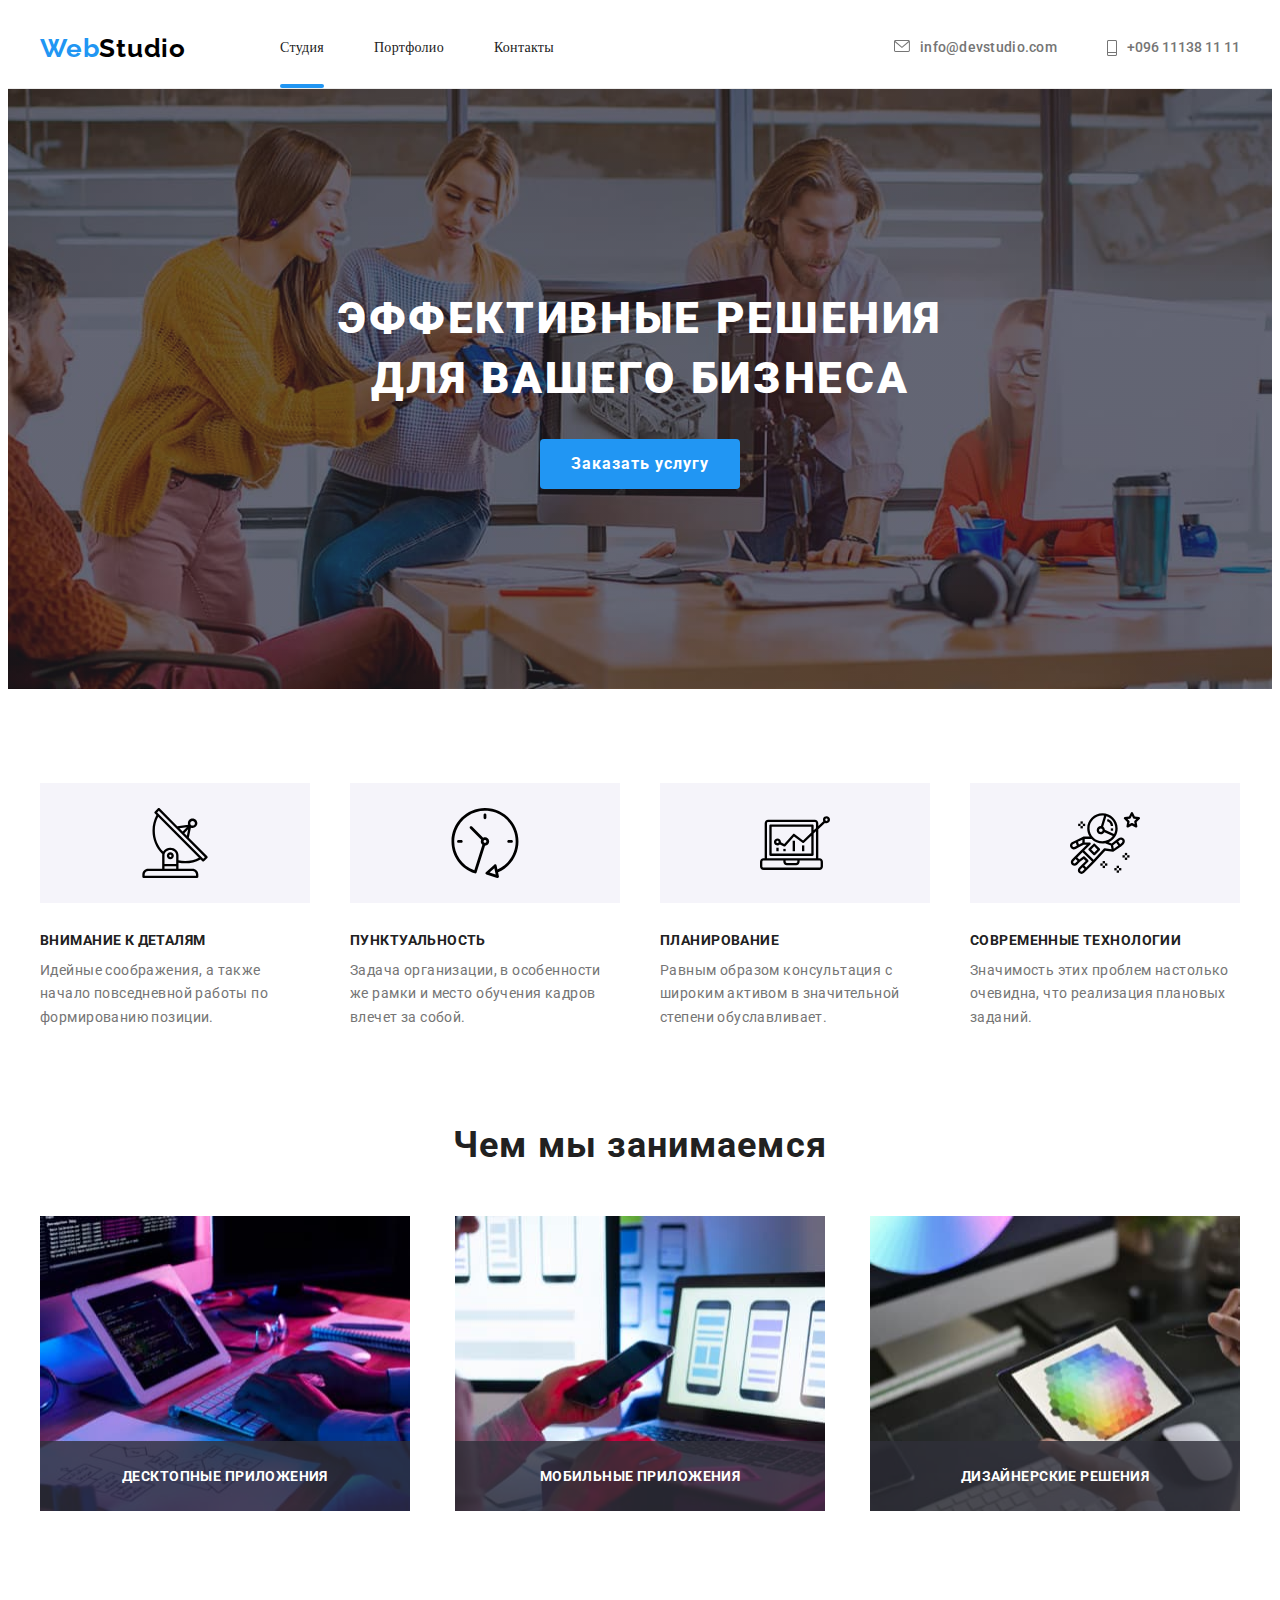
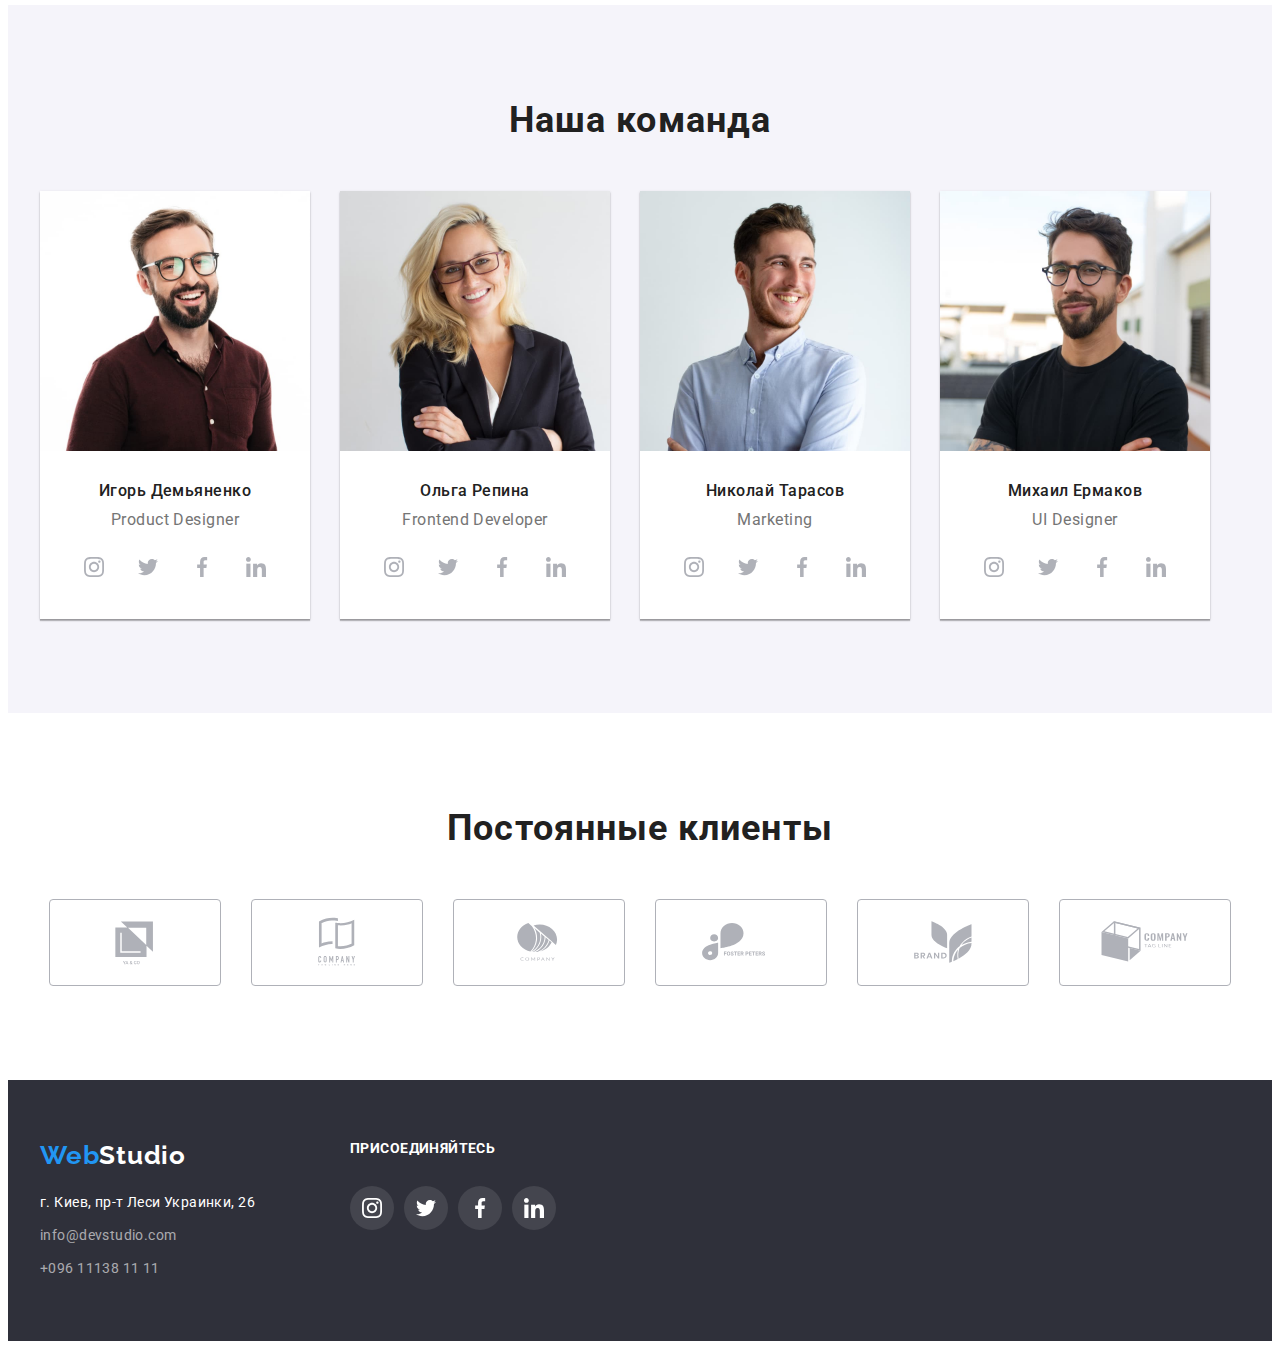
<file: index.html>
<!DOCTYPE html>
<html lang="ru">
<head>
    <meta charset="UTF-8">
    <meta http-equiv="X-UA-Compatible" content="IE=edge">
    <meta name="viewport" content="width=device-width, initial-scale=1.0">
    <title>webstudio-1</title>
    <link rel="preconnect" href="https://fonts.googleapis.com">
    <link rel="preconnect" href="https://fonts.gstatic.com" crossorigin>
    <link href="https://fonts.googleapis.com/css2?family=Raleway:wght@700&family=Roboto:wght@400;500;700;900&display=swap"
        rel="stylesheet">
    <link rel="stylesheet" href="https://cdnjs.cloudflare.com/ajax/libs/modern-normalize/1.1.0/modern-normalize.min.css" integrity="sha512-wpPYUAdjBVSE4KJnH1VR1HeZfpl1ub8YT/NKx4PuQ5NmX2tKuGu6U/JRp5y+Y8XG2tV+wKQpNHVUX03MfMFn9Q==" crossorigin="anonymous" referrerpolicy="no-referrer" />
    <link rel="stylesheet" href="./css/stylesheet.css">
</head>
<body>
    <header class="header">
        <div class="container header-container">
            <div class="nav-container">
                <a class="logo link" lang="en" href=""><span class="logo-web" >Web</span>Studio</a>
                <nav class="navigation">
                    <ul class="nav-list list">
                        <li class="nav-list-item">
                        <a class="nav-list-link link current" href="">Студия</a>
                        </li>
                        <li class="nav-list-item">
                        <a class="nav-list-link link" href="./portfolio.html">Портфолио</a>
                        </li>
                        <li class="nav-list-item">
                        <a class="nav-list-link link" href="">Контакты</a>
                        </li>
                    </ul>
                </nav>
            </div>
            <div class="contact">
                <a class="contact-mail link" href="mailtoinfo@devstudio.com">
                    <svg class="contact-icon-mail">
                        <use href="./img/icons.svg/sprite.svg#email"></use>
                    </svg>
                    info@devstudio.com</a>
                <a class="contact-number link" href="tel:+096111381111">
                    <svg class="contact-icon-phone">
                        <use href="./img/icons.svg/sprite.svg#phone"></use>
                    </svg>
                    +096 11138  11 11</a>
            </div> 
        </div>
    </header>
    <main>
        <section class="section-hero">
            <div class="hero container">
                <h1 class="main-title">Эффективные решения<br>для вашего бизнеса</h1>
                <button class="model-btn" type="button" data-modal-open>Заказать услугу</button>
            </div>      
        </section>
        
        
        <section class="skils-list">
            <div class="container">
                <ul class="skills list">
                    <li class="promo-features">
                        <div class="promo-icon">
                            <svg class="promo-features-icon">
                                <use href="./img/icons.svg/sprite.svg#antenna"></use>
                            </svg>
                            
                        </div>
                        
                        <h3 class="promo">Внимание к деталям</h3>
                        <p class="features">Идейные соображения, а также начало повседневной работы по формированию позиции.</p>
                    </li>
                    <li class="promo-features">
                        <div class="promo-icon">
                            <svg class="promo-features-icon">
                                <use href="./img/icons.svg/sprite.svg#clock"></use>
                            </svg>
                            
                        </div>
                        <h3 class="promo">Пунктуальность</h3>
                        <p class="features">Задача организации, в особенности же рамки и место обучения кадров влечет за собой.</p>
                    </li>
                    <li class="promo-features">
                        <div class="promo-icon">
                            <svg class="promo-features-icon">
                                <use href="./img/icons.svg/sprite.svg#diagram"></use>
                            </svg>
                            
                        </div>
                        <h3 class="promo">Планирование</h3>
                        <p class="features">Равным образом консультация с широким активом в значительной степени обуславливает.</p>
                    </li>
                    <li class="promo-features">
                        <div class="promo-icon">
                            <svg class="promo-features-icon">
                                <use href="./img/icons.svg/sprite.svg#astronaut"></use>
                            </svg>
                            
                        </div>
                        <h3 class="promo">Современные технологии</h3>
                        <p class="features">Значимость этих проблем настолько очевидна, что реализация плановых заданий.</p>
                    </li>
                </ul>
            </div>
        </section>
        <section class="description-list section">
            <div class="container">
                <h2 class="description">Чем мы занимаемся</h2>
                <ul class="photos list">
                    <li>
                        <div class="description-thumb">
                            <img src="./img/img-1.jpg" alt="верстка" width="370" height="295">
                            <div class="description-thumb-text">
                                <p class="description-text">Десктопные приложения</p>
                            </div>

                        </div>
                        
                    </li>
                                
                    <li>
                        <div class="description-thumb">
                            <img src="./img/img-2.jpg" alt="дизайн" width="370" height="295">
                            <div class="description-thumb-text">
                                <p class="description-text">Мобильные приложения</p>
                            </div>
                        </div>
                               
                    </li>
                    <li>
                        <div class="description-thumb">
                            <img src="./img/img-3.jpg" alt="стилизация" width="370" height="295">
                            <div class="description-thumb-text">
                                <p class="description-text">Дизайнерские решения</p>
                            </div>
                        </div>
                        
                    </li>
                </ul>
            </div>
            
        </section>
            
        <section class="team">
            <div class="container">
                <h2 class="description">Наша команда</h2>
                <ul class="list our-team">
                    <li class="frame"><img src="./img/teamcard-1.jpg" alt="сотрудник1" width="270" height="260">
                        <div class="team-description">
                            <h3 class="name">Игорь Демьяненко</h3>
                             <p class="occupation">Product Designer</p>
                             <ul class="social-list list">
                                 <li class="social-list-item">
                                     <a class="social-list-link" href="">
                                         <svg class="social-list-icon" width="20" height="20">
                                             <use href="./img/icons.svg/sprite.svg#instagram"></use>
                                         </svg>
                                     </a>
                                 </li>

                                 <li>
                                     <a class="social-list-link" href="">
                                         <svg class="social-list-icon" width="20" height="20">
                                             <use href="./img/icons.svg/sprite.svg#twitter"></use>
                                         </svg>
                                     </a>
                                 </li>

                                 <li>
                                     <a class="social-list-link" href="">
                                         <svg class="social-list-icon" width="20" height="20">
                                             <use href="./img/icons.svg/sprite.svg#facebook"></use>
                                         </svg>
                                     </a>
                                 </li>

                                 <li>
                                     <a class="social-list-link" href="">
                                         <svg class="social-list-icon" width="20" height="20">
                                             <use href="./img/icons.svg/sprite.svg#linkedin"></use>
                                         </svg>
                                     </a>
                                 </li>
                             </ul>
                        </div>
                        
                    </li>
                    <li class="frame"><img src="./img/teamcard-2.jpg" alt="сотрудник2" width="270" height="260">
                        <div class="team-description">
                            <h3 class="name">Ольга Репина</h3>
                            <p class="occupation">Frontend Developer</p>
                            <ul class="social-list list">
                                <li class="social-list-item">
                                    <a class="social-list-link" href="">
                                        <svg class="social-list-icon" width="20" height="20">
                                            <use href="./img/icons.svg/sprite.svg#instagram"></use>
                                        </svg>
                                    </a>
                                </li>

                                <li>
                                    <a class="social-list-link" href="">
                                        <svg class="social-list-icon" width="20" height="20">
                                            <use href="./img/icons.svg/sprite.svg#twitter"></use>
                                        </svg>
                                    </a>
                                </li>

                                <li>
                                    <a class="social-list-link" href="">
                                        <svg class="social-list-icon" width="20" height="20">
                                            <use href="./img/icons.svg/sprite.svg#facebook"></use>
                                        </svg>
                                    </a>
                                </li>

                                <li>
                                    <a class="social-list-link" href="">
                                        <svg class="social-list-icon" width="20" height="20">
                                            <use href="./img/icons.svg/sprite.svg#linkedin"></use>
                                        </svg>
                                    </a>
                                </li>
                            </ul>
                            
                            
                        </div>
                    </li>
                    <li class="frame"><img src="./img/teamcard-3.jpg" alt="сотрудник3" width="270" height="260">
                        <div class="team-description">
                            <h3 class="name">Николай Тарасов</h3>
                            <p class="occupation">Marketing</p>
                            <ul class="social-list list">
                                <li class="social-list-item">
                                    <a class="social-list-link" href="">
                                        <svg class="social-list-icon" width="20" height="20">
                                            <use href="./img/icons.svg/sprite.svg#instagram"></use>
                                        </svg>
                                    </a>
                                </li>

                                <li>
                                    <a class="social-list-link" href="">
                                        <svg class="social-list-icon" width="20" height="20">
                                            <use href="./img/icons.svg/sprite.svg#twitter"></use>
                                        </svg>
                                    </a>
                                </li>

                                <li>
                                    <a class="social-list-link" href="">
                                        <svg class="social-list-icon" width="20" height="20">
                                            <use href="./img/icons.svg/sprite.svg#facebook"></use>
                                        </svg>
                                    </a>
                                </li>

                                <li>
                                    <a class="social-list-link" href="">
                                        <svg class="social-list-icon" width="20" height="20">
                                            <use href="./img/icons.svg/sprite.svg#linkedin"></use>
                                        </svg>
                                    </a>
                                </li>
                            </ul>
                            
                        </div>
                    </li>
                    <li class="frame"><img src="./img/teamcard-4.jpg" alt="сотрудник4" width="270" height="260">
                        <div class="team-description">
                            <h3 class="name">Михаил Ермаков</h3>
                            <p class="occupation">UI Designer</p>
                            <ul class="social-list list">
                                <li class="social-list-item">
                                    <a class="social-list-link" href="">
                                        <svg class="social-list-icon" width="20" height="20">
                                            <use href="./img/icons.svg/sprite.svg#instagram"></use>
                                        </svg>
                                    </a>
                                </li>

                                <li>
                                    <a class="social-list-link" href="">
                                        <svg class="social-list-icon" width="20" height="20">
                                            <use href="./img/icons.svg/sprite.svg#twitter"></use>
                                        </svg>
                                    </a>
                                </li>

                                <li>
                                    <a class="social-list-link" href="">
                                        <svg class="social-list-icon" width="20" height="20">
                                            <use href="./img/icons.svg/sprite.svg#facebook"></use>
                                        </svg>
                                    </a>
                                </li>

                                <li>
                                    <a class="social-list-link" href="">
                                        <svg class="social-list-icon" width="20" height="20">
                                            <use href="./img/icons.svg/sprite.svg#linkedin"></use>
                                        </svg>
                                    </a>
                                </li>
                            </ul>

                        </div>
                    </li>
                </ul>
            </div>
        </section>
        <section class="client">
            <div class="container">
                <h2 class="h-client">Постоянные клиенты</h2>
                <ul class="client-icon list">
                    
                    <li class="client-icon-list">
                        <a class="client-icon-item" href="">
                            <svg class="client-icon-link">
                                <use href="./img/icons.svg/sprite.svg#Logo6"></use>
                            </svg>

                        </a>
                    </li>

                    <li class="client-icon-list">
                        <a class="client-icon-item" href="">
                            <svg class="client-icon-link">
                                <use href="./img/icons.svg/sprite.svg#Logo4"></use>
                            </svg>

                        </a>

                    </li>

                    <li class="client-icon-list">
                        <a class="client-icon-item" href="">
                            <svg class="client-icon-link">
                                <use href="./img/icons.svg/sprite.svg#Logo3"></use>
                            </svg>

                        </a>

                    </li>

                    <li class="client-icon-list">
                        <a class="client-icon-item" href="">
                            <svg class="client-icon-link">
                                <use href="./img/icons.svg/sprite.svg#Logo2"></use>
                            </svg>
                        </a> 

                    </li>

                    <li class="client-icon-list">
                        <a class="client-icon-item" href="">
                            <svg class="client-icon-link">
                                <use href="./img/icons.svg/sprite.svg#Logo5"></use>
                            </svg>

                        </a>
        
                    </li>

                    <li class="client-icon-list">
                        <a class="client-icon-item" href="">
                            <svg class="client-icon-link">
                                <use href="./img/icons.svg/sprite.svg#Logo-5"></use>
                            </svg>
                        </a>
                        
                    </li>
                </ul>
            </div>
        </section>
        
    </main>
    <footer class="footer ">
        <div class="container footer-list">
            <div class=" container-footer">
                <a class="logo link footer-logo" lang="en" href=""><span class="logo-web" >Web</span><span class="logo-web-footer">Studio</span></a>
                <div class="address-footer">
                    <address class="address address-footer">
                        <p class="address-street">г. Киев, пр-т Леси Украинки, 26</p> 
                        <a class="address-contact link" href="mailtoinfo@devstudio.com">info@devstudio.com</a>
                        <a class="address-contact link"href="tel:+096111381111">+096 11138  11 11</a>
                    </address>
                </div>
            </div>
            <div class="join">
                <h3 class="join-title">присоединяйтесь</h3>
                <ul class="footer-social-list list">
                    <li class="footer-social-list-item">
                        <a class="footer-social-list-link" href="">
                            <svg class="footer-social-list-icon" width="20" height="20">
                                <use href="./img/icons.svg/sprite.svg#instagram"></use>
                            </svg>
                        </a>
                    </li>
    
                    <li class="footer-social-list-item">
                        <a class="footer-social-list-link" href="">
                            <svg class="footer-social-list-icon" width="20" height="20">
                                <use href="./img/icons.svg/sprite.svg#twitter"></use>
                            </svg>
                        </a>
                    </li>
    
                    <li >
                    <li class="footer-social-list-item">
                        <a class="footer-social-list-link" href="">
                            <svg class="footer-social-list-icon" width="20" height="20">
                                <use href="./img/icons.svg/sprite.svg#facebook"></use>
                            </svg>
                        </a>
                    </li>
    
                    <li class="footer-social-list-item">
                        <a class="footer-social-list-link" href="">
                            <svg class="footer-social-list-icon" width="20" height="20">
                                <use href="./img/icons.svg/sprite.svg#linkedin"></use>
                            </svg>
                        </a>
                    </li>
                </ul>
    
            </div>

        </div>
        
    </footer>

    <div class="backdrop is-hidden" data-modal>
        <div class="modal">
            <button type="button" class="modal-close-btn" data-modal-close>
                <svg class="modal-close-icon" width="18" height="18";>
                    <use href="./img/icons.svg/sprite.svg#close-icon"></use>
                </svg>
                
            </button>
        </div>
    </div>

    <script src="./js/modal.js"></script>
    
</body>
</html>
</file>
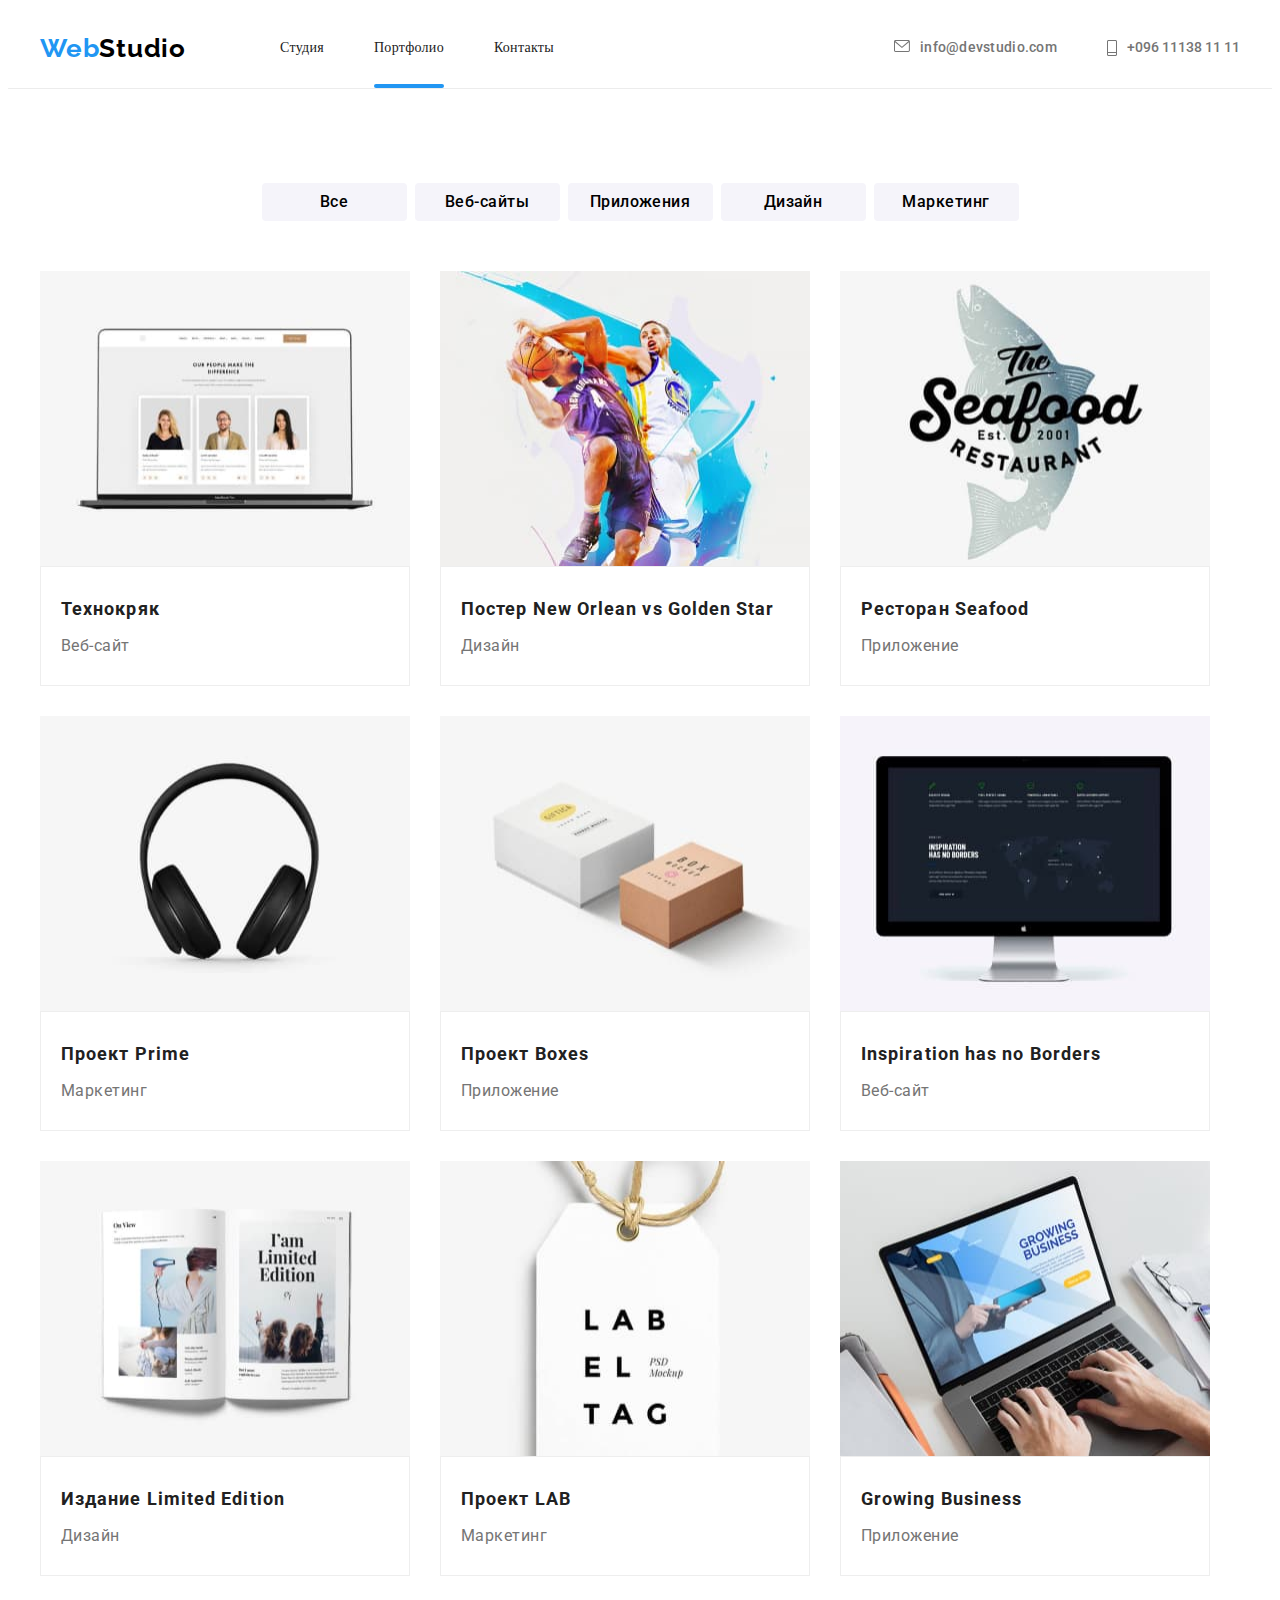
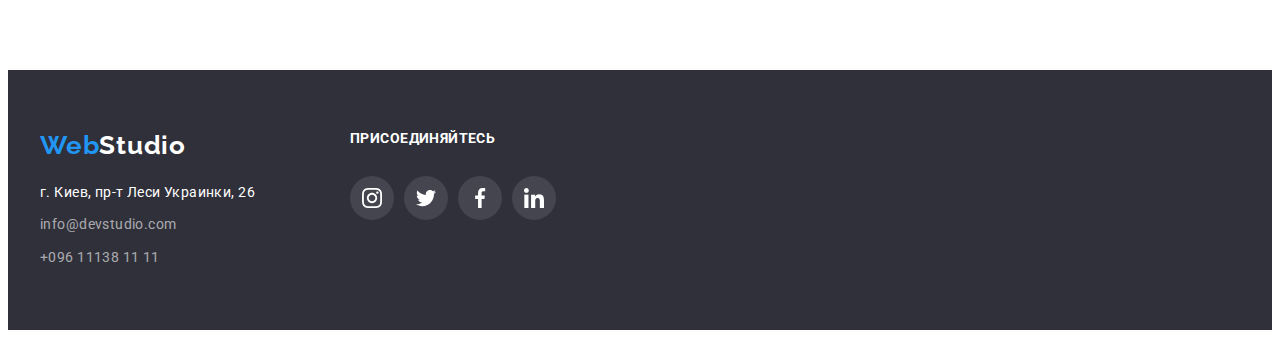
<file: portfolio.html>
<!DOCTYPE html>
<html lang="ru">

<head>
    <meta charset="UTF-8">
    <meta http-equiv="X-UA-Compatible" content="IE=edge">
    <meta name="viewport" content="width=device-width, initial-scale=1.0">
    <title>portfolio</title>
    <link rel="preconnect" href="https://fonts.googleapis.com">
    <link rel="preconnect" href="https://fonts.gstatic.com" crossorigin>
    <link href="https://fonts.googleapis.com/css2?family=Raleway:wght@700&family=Roboto:wght@400;500;700;900&display=swap"
        rel="stylesheet">
    <link rel="stylesheet" href="https://cdnjs.cloudflare.com/ajax/libs/modern-normalize/1.1.0/modern-normalize.min.css" integrity="sha512-wpPYUAdjBVSE4KJnH1VR1HeZfpl1ub8YT/NKx4PuQ5NmX2tKuGu6U/JRp5y+Y8XG2tV+wKQpNHVUX03MfMFn9Q==" crossorigin="anonymous" referrerpolicy="no-referrer" />
    <link rel="stylesheet" href="./css/stylesheet.css">
</head>

<body>
    <header class="header">
        <div class="container header-container">
            <div class="nav-container">
                <a class="logo link" lang="en" href=""><span class="logo-web" >Web</span>Studio</a>
                <nav class="navigation">
                    <ul class="nav-list list">
                        <li class="nav-list-item">
                        <a class="nav-list-link link" href="./index.html">Студия</a>
                        </li>
                        <li class="nav-list-item">
                        <a class="nav-list-link link current" href="">Портфолио</a>
                        </li>
                        <li class="nav-list-item">
                        <a class="nav-list-link link" href="">Контакты</a>
                        </li>
                    </ul>
                </nav>
            </div>
            <div class="contact">
                <a class="contact-mail link" href="mailtoinfo@devstudio.com">
                    <svg class="contact-icon-mail">
                        <use href="./img/icons.svg/sprite.svg#email"></use>
                    </svg>
                    info@devstudio.com</a>
                <a class="contact-number link" href="tel:+096111381111">
                    <svg class="contact-icon-phone">
                        <use href="./img/icons.svg/sprite.svg#phone"></use>
                    </svg>
                    +096 11138  11 11</a>
            </div> 
        </div>
    </header>
    <main>
        <section class=" section-projects">
            <div class="container">
                    <ul class="list list-btn">
                        <li class="btn">
                            <p class="item-btn">Все</p>
                        </li>
                        <li class="btn">
                            <p class="item-btn">Веб-сайты</p>
                        </li>
                        <li class="btn">
                            <p class="item-btn">Приложения</p>
                        </li>
                        <li class="btn">
                            <p class="item-btn">Дизайн</p>
                        </li>
                        <li class="btn">
                            <p class="item-btn">Маркетинг</p>
                        </li>


                    </ul>
            
                <ul class="list projects">
                    <li class="projects-list">
                        <div class="projects-list-img">
                            <img src="./img/img-portfolio/проекти1.jpg" alt="проекти1" width="370" height="295">
                            <div  class="overlay">
                                <p>
                                    Ресурс предлагает комплексные предложения с разным уровнем функционала и сервисов. Все это позволит посетителю получить исчерпывающие сведения о компании или частном лице.
                                </p>

                            </div>
                            

                        </div>
                        
                        <div class="border">
                            <h3 class="projec-name">Технокряк</h3>
                            <p class="projec-type">Веб-сайт</p>
                        </div>
                         
                    </li>
                    <li class="projects-list">
                        
                        <div class="projects-list-img">
                            <img src="./img/img-portfolio/проекти2.jpg" alt="проекти2" width="370" height="295">
                            <div  class="overlay">
                                <p>
                                    Ресурс предлагает комплексные предложения с разным уровнем функционала и сервисов. Все это позволит посетителю получить исчерпывающие сведения о компании или частном лице.
                                </p>

                            </div>
                        </div>
                        <div class="border">
                            <h3 class="projec-name">Постер New Orlean vs Golden Star</h3>
                            <p class="projec-type">Дизайн</p>
                        </div>  
                    </li>
                    <li class="projects-list">
                       
                        <div class="projects-list-img">
                            <img src="./img/img-portfolio/проекти3.jpg" alt="проекти3" width="370" height="295">
                            <div  class="overlay">
                                <p>
                                    Ресурс предлагает комплексные предложения с разным уровнем функционала и сервисов. Все это позволит посетителю получить исчерпывающие сведения о компании или частном лице.
                                </p>

                            </div>
                            
                        </div>
                        <div class="border">
                            <h3 class="projec-name">Ресторан Seafood</h3>
                            <p class="projec-type">Приложение</p>

                        </div>
                        
                    </li>
                    <li class="projects-list">
                       
                        <div class="projects-list-img">
                            <img src="./img/img-portfolio/проекти4.jpg" alt="проекти4" width="370" height="295">
                            <div  class="overlay">
                                <p>
                                    Ресурс предлагает комплексные предложения с разным уровнем функционала и сервисов. Все это позволит посетителю получить исчерпывающие сведения о компании или частном лице.
                                </p>

                            </div>
                            
                        </div>
                        <div class="border">
                            <h3 class="projec-name">Проект Prime</h3>
                            <p class="projec-type">Маркетинг</p>

                        </div>
                        
                    </li>
                    <li class="projects-list">
                        
                        <div class="projects-list-img">
                            <img src="./img/img-portfolio/проекти5.jpg" alt="проекти5" width="370" height="295">
                            <div  class="overlay">
                                <p>
                                    Ресурс предлагает комплексные предложения с разным уровнем функционала и сервисов. Все это позволит посетителю получить исчерпывающие сведения о компании или частном лице.
                                </p>

                            </div>
                            
                        </div>
                        <div class="border">
                            <h3 class="projec-name">Проект Boxes</h3>
                        <p class="projec-type">Приложение</p>

                        </div>
                        
                    </li>
                    <li class="projects-list">
                        
                        <div class="projects-list-img">
                            <img src="./img/img-portfolio/проекти6.jpg" alt="проекти6" width="370" height="295">
                            <div  class="overlay">
                                <p>
                                    Ресурс предлагает комплексные предложения с разным уровнем функционала и сервисов. Все это позволит посетителю получить исчерпывающие сведения о компании или частном лице.
                                </p>

                            </div>
                            
                        </div>
                        <div class="border">
                            <h3 class="projec-name">Inspiration has no Borders</h3>
                            <p class="projec-type">Веб-сайт</p>

                        </div>
                        
                    </li>
                    <li class="projects-list">
                        
                        <div class="projects-list-img">
                            <img src="./img/img-portfolio/проекти7.jpg" alt="проекти7" width="370" height="295">
                            <div  class="overlay">
                                <p>
                                    Ресурс предлагает комплексные предложения с разным уровнем функционала и сервисов. Все это позволит посетителю получить исчерпывающие сведения о компании или частном лице.
                                </p>

                            </div>
                            
                        </div>
                        <div class="border">
                            <h3 class="projec-name">Издание Limited Edition</h3>
                            <p class="projec-type">Дизайн</p>

                        </div>
                        
                    </li>
                    <li class="projects-list">
                        
                        <div class="projects-list-img">
                            <img src="./img/img-portfolio/проекти8.jpg" alt="проекти8" width="370" height="295">
                            <div  class="overlay">
                                <p>
                                    Ресурс предлагает комплексные предложения с разным уровнем функционала и сервисов. Все это позволит посетителю получить исчерпывающие сведения о компании или частном лице.
                                </p>

                            </div>
                            
                        </div>
                        <div class="border">
                            <h3 class="projec-name">Проект LAB</h3>
                            <p class="projec-type">Маркетинг</p>
                        </div>    
                    </li>
                    <li class="projects-list">
                       
                        <div class="projects-list-img">
                            <img src="./img/img-portfolio/проекти9.jpg" alt="проекти9" width="370" height="295">
                            <div  class="overlay">
                                <p>
                                    Ресурс предлагает комплексные предложения с разным уровнем функционала и сервисов. Все это позволит посетителю получить исчерпывающие сведения о компании или частном лице.
                                </p>

                            </div>
                            
                        </div>
                        <div class="border">
                            <h3 class="projec-name">Growing Business</h3>
                            <p class="projec-type">Приложение</p>
                        </div>   
                    </li>
                </ul>
            </div>
        </section>
    </main>
    <footer class="footer ">
        <div class="container footer-list">
            <div class=" container-footer">
                <a class="logo link footer-logo" lang="en" href=""><span class="logo-web" >Web</span><span class="logo-web-footer">Studio</span></a>
                <div class="address-footer">
                    <address class="address address-footer">
                        <p class="address-street">г. Киев, пр-т Леси Украинки, 26</p> 
                        <a class="address-contact link" href="mailtoinfo@devstudio.com">info@devstudio.com</a>
                        <a class="address-contact link"href="tel:+096111381111">+096 11138  11 11</a>
                    </address>
                </div>
            </div>
            <div class="join">
                <h3 class="join-title">присоединяйтесь</h3>
                <ul class="footer-social-list list">
                    <li class="footer-social-list-item">
                        <a class="footer-social-list-link" href="">
                            <svg class="footer-social-list-icon" width="20" height="20">
                                <use href="./img/icons.svg/sprite.svg#instagram"></use>
                            </svg>
                        </a>
                    </li>
    
                    <li class="footer-social-list-item">
                        <a class="footer-social-list-link" href="">
                            <svg class="footer-social-list-icon" width="20" height="20">
                                <use href="./img/icons.svg/sprite.svg#twitter"></use>
                            </svg>
                        </a>
                    </li>
    
                    <li >
                    <li class="footer-social-list-item">
                        <a class="footer-social-list-link" href="">
                            <svg class="footer-social-list-icon" width="20" height="20">
                                <use href="./img/icons.svg/sprite.svg#facebook"></use>
                            </svg>
                        </a>
                    </li>
    
                    <li class="footer-social-list-item">
                        <a class="footer-social-list-link" href="">
                            <svg class="footer-social-list-icon" width="20" height="20">
                                <use href="./img/icons.svg/sprite.svg#linkedin"></use>
                            </svg>
                        </a>
                    </li>
                </ul>
    
            </div>

        </div>
        
    </footer>

</body>

</html>
</file>
<file: css/stylesheet.css>
.list {
  list-style: none;
}
.link {
  text-decoration: none;
}
/* container */
.container {
  width: 1200px;
  padding-left: 15px;
  padding-right: 15px;
  margin-left: auto;
  margin-right: auto;
}
.section {
  /* padding-top: 94px; */
  padding-bottom: 94px;
}
.nav-list-link:hover,
.nav-list-link:focus {
  color: #2196f3;
}
h1,h2,h3,h4,h5,h6,p {
  margin-top: 0;
  margin-bottom: 0;
}
ul,ol {
  margin-top: 0;
  margin-bottom: 0;
  padding-left: 0;
}
img {
  display: block;
}

/* -----HEDER----- */
.header {
  border-bottom: 1px solid #ECECEC
}
.header-container {
  display: flex;
}
/* -----logo----- */
.logo {
  font-family: "Raleway", sans-serif;
  font-style: normal;
  font-weight: bold;
  font-size: 26px;
  line-height: 1.19;
  letter-spacing: 0.03em;
  color: #000000;
  margin-right: 94px;
}
.logo-web {
  color: #2196F3;
}
/*----- NAV---- */
.nav-container {
  display: flex;
  align-items: center;

}
.nav-list {
  display: flex;
  align-items: center;
}
.nav-list-item:not( :last-child) {
  margin-right: 50px;
}
.nav-list .nav-list-link {
  position: relative;
  display: block;
  padding-top: 32px;
  padding-bottom: 32px;
  transition: color 250ms cubic-bezier(0.4, 0, 0.2, 1);
  font-weight: 500;
  font-size: 14px;
  line-height: 1.14;
  letter-spacing: 0.02em;
  color: #212121;

}
.nav-list-link .current {
  color: #2196F3;
}
.current::after {
  position: absolute;
  content: "";
  bottom: 0;
  left: 0;
  width: 100%;
  height: 4px;
  border-radius: 2px;
  background-color: #2196F3;
  
}
.nav-list-link:hover,
.nav-list-link:focus {
  color: #2196F3;
}

/* -----ADRES------ */
.contact {
  display: flex;
  align-items:center;
  margin-left: auto;
  
}

.contact-mail {
  display: flex;
  justify-content: center;
  font-family: "Roboto", sans-serif;
  font-style: normal;
  font-weight: 500;
  font-size: 14px;
  line-height: 1.14;
  letter-spacing: 0.02em;
  color: #757575;
  fill: #757575;
  margin-right: 50px;
  transition: color 250ms cubic-bezier(0.4, 0, 0.2, 1), fill 250ms cubic-bezier(0.4, 0, 0.2, 1);

}
.contact-number {
  display: flex;
  justify-content: center;
  font-family: "Roboto", sans-serif;
  font-style: normal;
  font-weight: 500;
  font-size: 14px;
  line-height: 1.14;
  color: #757575;
  fill: #757575;
  margin-left: auto;
  transition: color 250ms cubic-bezier(0.4, 0, 0.2, 1), fill 250ms cubic-bezier(0.4, 0, 0.2, 1);
}
.contact-mail:hover,
.contact-mail:focus {
  color: #2196f3;
  fill: #2196f3;
}
.contact-number:hover,
.contact-number:focus {
  color: #2196f3;
  fill: #2196f3;
}

.contact-icon-phone {
  width: 10px;
  height: 16px;
  margin-right: 10px;
  


}
.contact-icon-mail {
  width: 16px;
  height: 12px;
  margin-right: 10px;
  

}


/* ------HERO ------*/
 .hero {
  display: flex;
  flex-direction: column;
  justify-content: center;
  align-items: center;
}
.section-hero {
  background-image: linear-gradient(rgba(47, 48, 58, 0.4), rgba(47, 48, 58, 0.4)), url('../img/hero/hero.jpg');
  background-repeat: no-repeat;
  background-position: 50%;
  padding-top: 200px;
  padding-bottom: 200px;
  background-color: #C4C4C4;;

}
.main-title {
  font-family: "Roboto", sans-serif;
  font-weight: 900;
  font-size: 44px;
  line-height: 1.36;
  text-align: center;
  letter-spacing: 0.06em;
  text-transform: uppercase;
  color: #ffffff;
  /* margin-right: auto;
  margin-left: auto; */
  margin-bottom: 30px;
}


/* ----HERO BUTTON---- */
.model-btn {
  width: 200px;
  height: 50px;
  font-family: "Roboto", sans-serif;
  font-weight: bold;
  font-size: 16px;
  line-height: 1.88;
  align-items: center;
  text-align: center;
  letter-spacing: 0.06em;
  color: #FFFFFF;
  background-color: #2196f3;
  border: none;
  border-radius: 4px;

}
.model-btn:hover,
.model-btn:focus {
  background-color: #188CE8;
  color: #ffffff;
}
/* SKILLS */
.skils-list {
padding-top: 94px;
padding-bottom: 94px;
}

.skills {
  display: flex;
  justify-content: space-between;
  
}

.promo {
  font-family: "Roboto", sans-serif;
  font-style: normal;
  font-weight: bold;
  font-size: 14px;
  line-height: 1.14;
  letter-spacing: 0.03em;
  text-transform: uppercase;
  color: #212121;
  margin-bottom: 10px;
  
}
.features {
  font-family: "Roboto", sans-serif;
  font-style: normal;
  font-weight: normal;
  font-size: 14px;
  line-height: 1.7;
  letter-spacing: 0.03em;
  color: #757575;
  
  /* width: 270px; */
}
.promo-features {
  width: 270px;

}
.promo-features:not(:last-child) {
margin-right: 30px;
}
.promo-icon {
  display: flex;
  justify-content: center;
  align-items: center;
  width: 270px;
  height: 120px;
  background: #F5F4FA;
  margin-bottom: 30px;

}
.promo-features-icon {
width: 70px;
height: 70px;
}
.description-list-registr {
  position: relative;
}

/* ---------description ---------*/

.description {
  font-family: "Roboto", sans-serif;
  font-style: normal;
  font-weight: bold;
  font-size: 36px;
  line-height: 1.17;
  text-align: center;
  letter-spacing: 0.03em;
  color: #212121;
  margin-bottom: 50px;
}

.photos {
  display: flex;
  flex-direction: row;
  justify-content: space-between;
  align-items: center;
}

.description-thumb {
  position: relative;
  width: 100%;
  height: 100%;
}
.description-thumb-text {
  position: absolute;
  bottom: 0;
  left: 0;
  margin: 0;
  width: 100%;
  height: 70px;
  display: flex;
  justify-content: center;
  align-items: center;
  background: rgba(47, 48, 58, 0.8);
  color: #FFFFFF;
}
  
  .description-text {
    font-family: 'Roboto';
    font-style: normal;
    font-weight: 700;
    font-size: 14px;
    line-height: 16px;
    text-align: center;
    letter-spacing: 0.03em;
    text-transform: uppercase;
    
    color: #FFFFFF;
    
}
/* --------Our team --------*/
.team {
  background-color:#F5F4FA;
  padding-top: 94px;
  padding-bottom: 94px;
}

.our-team {
  display: flex;
  flex-wrap: wrap;
  margin-left: -30px;
  margin-top: -30px;
}
.frame {
  background-color: #FFFFFF;
  flex-basis: calc(100%-120)/4);
  margin-top: 30px;
  margin-left: 30px;
  width: 270px;
  height: 428px;
  box-shadow: 0px 2px 1px 0px #00000033, 0px 1px 1px 0px #00000024, 0px 1px 3px 0px #0000001F;

}  

.team-description {
  padding-top: 30px;
  padding-bottom: 30px;
  padding-left: 32px;
  padding-right: 32px;
}
.name {
  font-family: "Roboto", sans-serif;
  font-style: normal;
  font-weight: 500;
  font-size: 16px;
  line-height: 1.19;
  text-align: center;
  letter-spacing: 0.03em;
  color: #212121;
  margin-bottom: 10px;
}
.occupation {
  font-family: "Roboto", sans-serif;
  font-style: normal;
  font-weight: normal;
  font-size: 16px;
  line-height: 1.19;
  text-align: center;
  letter-spacing: 0.03em;
  color: #757575;
  margin-bottom: 16px; 
}
.social-list {
  display: flex;
  justify-content: space-between;
}
.social-list-link {
  display: flex;
  align-items: center;
  justify-content: center;
  width: 44px;
  height: 44px;
  background-color: #FFFFFF;
  border-radius: 50%;
  transition: background-color 250ms cubic-bezier(0.4, 0, 0.2, 1);
  }
  .social-list-link:hover .social-list-icon,
  .social-list-link:focus .social-list-icon {
    fill: #FFFFFF;;
  }
  .social-list-icon {
    fill: #AFB1B8;
    transition: fill 250ms cubic-bezier(0.4, 0, 0.2, 1);
    
  }
  .social-list-link:hover,
  .social-list-link:focus {
    background-color: #2196F3;;
  }
    /* background: #AFB1B8;} */

/* ---------client------------- */
.client {
  padding-top: 94px;
  padding-bottom: 94px;
}
.h-client {
  font-family: "Roboto", sans-serif;
  font-style: normal;
  font-weight: bold;
  font-size: 36px;
  line-height: 1.17;
  text-align: center;
  letter-spacing: 0.03em;
  color: #212121;
  margin-bottom: 50px;
}
.client-icon {
  display: flex;
  justify-content: center;
  margin-left: -30px;
  margin-top: -30px;

  
  
}
.client-icon-list {
  display: flex;
  justify-content: center;
  align-items: center;
  margin-left: 30px;
  margin-top: 30px;
  
  /* width: 170px;
  height: 85px; */
  /* border: 1px solid #AFB1B8 */
  
}
.client-icon-list:not(:last-child) {
  /* padding-right: 30px; */
}
.client-icon-link {
  width: 106px;
  height: 55px;
  fill: #AFB1B8;
  transition: fill 250ms cubic-bezier(0.4, 0, 0.2, 1);
 

}
.client-icon-item:hover .client-icon-link,
.client-icon-item:focus .client-icon-link {
  fill: #2196F3;
  /* border: 1px solid #2196F3; */

}
.client-icon-item:hover {
  border: 1px solid #2196F3;
}
.client-icon-item {
  display: flex;
  justify-content: center;
  align-items: center;
  width: 170px;
  height: 85px;
  border: 1px solid #AFB1B8;
  border-radius: 4px;
  transition: border 250ms cubic-bezier(0.4, 0, 0.2, 1);
  
  

}


/* -----FOOTER----- */

.footer {
  display: flex;
  justify-content: flex-start;
  background-color: #2F303A;
  padding-bottom: 60px;
  padding-top: 60px;

}
.footer-list {
  display: flex;
}
.container-footer {
  display: flex;
  flex-direction: column;
  justify-content:center;
  margin-right: 70px;
  
  
}
.footer-logo {
  margin-bottom: 20px;
 
}
.logo-web-footer {
  color: #FFFFFF;

}
.address-footer {
  display: flex;
  flex-direction: column;
  justify-content: space-between;
  
}
.address-street {
  font-family: "Roboto", sans-serif;
  font-style: normal;
  font-weight: normal;
  font-size: 14px;
  line-height: 1.7;
  letter-spacing: 0.03em;
  color: #FFFFFF;
}
.address-contact {
  font-family: "Roboto", sans-serif;
  font-style: normal;
  font-weight: normal;
  font-size: 14px;
  line-height: 1.7;
  letter-spacing: 0.03em;
  color: rgba(255, 255, 255, 0.6);
  margin-top: 9px;
}
.join-title {
  font-family: Roboto;
font-style: normal;
font-weight: bold;
font-size: 14px;
line-height: 16px;
letter-spacing: 0.03em;
text-transform: uppercase;
color: #FFFFFF;
margin-bottom: 30px;

}

.footer-social-list {
  display: flex;

}
.footer-social-list-item {
  margin-right: 10px;
}


.footer-social-list-link {
  display: flex;
  align-items: center;
  justify-content: center;
  width: 44px;
  height: 44px;
  background-color: #44454E;
  border-radius: 50%;
  transition: background-color 250ms cubic-bezier(0.4, 0, 0.2, 1);
  
  }
  .footer-social-list-link:hover .footer-social-list-icon,
  .footer-social-list-link:hover .footer-social-list-icon:focus {
    fill: #FFFFFF;
  }
  .footer-social-list-icon {
    fill: #FFFFFF;
    transition: fill 250ms cubic-bezier(0.4, 0, 0.2, 1);
    
  }
  .footer-social-list-link:hover, 
  .footer-social-list-link:focus {
    background-color: #2196F3;;
  }

/* -----PORTFOLIO----- */

.section-projects {
  padding-top: 94px;
  padding-bottom: 94px;
}
.list-btn {
  display: flex;
  justify-content: center;
  margin-bottom: 50px;
}
.btn {
  height: 38px;
  width: 145px;
  left: 712px;
  top: 174px;
  background: #F5F4FA;
  border-radius: 4px;
  
}
.item-btn {
  font-family: "Roboto", sans-serif;
  font-style: normal;
  font-weight: 500;
  font-size: 16px;
  line-height: 1.6;
  text-align: center;
  letter-spacing: 0.03em;
  padding: 6px 22px;
  transition: background-color 250ms cubic-bezier(0.4, 0, 0.2, 1), color 250ms cubic-bezier(0.4, 0, 0.2, 1);
  
}
.btn:not(:last-child) {
  margin-right: 8px;
}


.btn .item-btn:hover,
.item-btn:focus {
  background-color: #2196f3;
  color: #ffffff;
  border-radius: 4px;
}
.projec-name {
  font-family: "Roboto", sans-serif;
  font-style: normal;
  font-weight: bold;
  font-size: 18px;
  line-height: 2;
  letter-spacing: 0.06em;
  color: #212121;
  
margin-bottom: 4px;
}
.projec-type {
  font-family: "Roboto", sans-serif;
  font-style: normal;
  font-weight: normal;
  font-size: 16px;
  line-height: 1.87;
  letter-spacing: 0.03em;
  color: #757575;
  
}
.projects {
  display: flex;
  flex-wrap: wrap;
  margin-left: -30px;
  margin-top: -30px;
}
.projects-list {
  flex-basis: calc(100%-90)/3);
  margin-top: 30px;
  margin-left: 30px;
  transition: box-shadow 250ms cubic-bezier(0.4, 0, 0.2, 1);
  /* position: relative; */

  
}

.projects-list:hover,
.projects-list:focus {
  box-shadow: 1px 4px 6px 0px #00000029, 0px 4px 4px 0px #0000000F, 0px 1px 1px 0px #0000001F;
}
.border {
  border: 1px solid #EEEEEE;
  padding: 24px 20px;
  /* padding-top: 20px;
  padding-bottom: 20px; */

}
/* -----backdrop------ */
.backdrop {
position: fixed;
top: 0;
left: 0;
width: 100vw;
height: 100vh;
background-color: rgba(0, 0, 0, 0.2);
transition: opacity 250ms cubic-bezier(0.4, 0, 0.2, 1);
}

.is-hidden {
  opacity: 0;
  visibility: hidden;
  pointer-events: none;

}

.modal {
  position: absolute;
  top: 50%;
  left: 50%;
  transform: translate(-50%, -50%) scale(1);
  width: 528px;
  height: 580px;
  background-color: rgba(255, 255, 255);
}


.modal-close-btn {
  position: absolute;
  top: 6px;
  right: 6px;
  padding: 0px;
  display: flex;
  justify-content: center;
  align-items: center;
  width: 30px;
  height: 30px;
  border-radius: 50%;
  border: 1px solid #0000001A;
  cursor: pointer;
}
/* OVERLAY */

.overlay {
  position: absolute;
  background-color: #2196F3E5;
  top: 0;
  left: 0;
  width: 100%;
  height: 100%;
  overflow: auto;
  transform: translateY(101%);
  transition: transform 250ms cubic-bezier(0.4, 0, 0.2, 1);
  font-family: 'Roboto';
font-style: normal;
font-weight: 400;
font-size: 18px;
line-height: 28px;
letter-spacing: 0.03em;
padding: 63px 24px;
margin: 0;
color: #FFFFFF;
}
.projects-list-img {
  position: relative;
  overflow: hidden;
}
.projects-list:hover .overlay,
.projects-list:focus .overlay {
  transform: translateY(0%);
}
</file>
